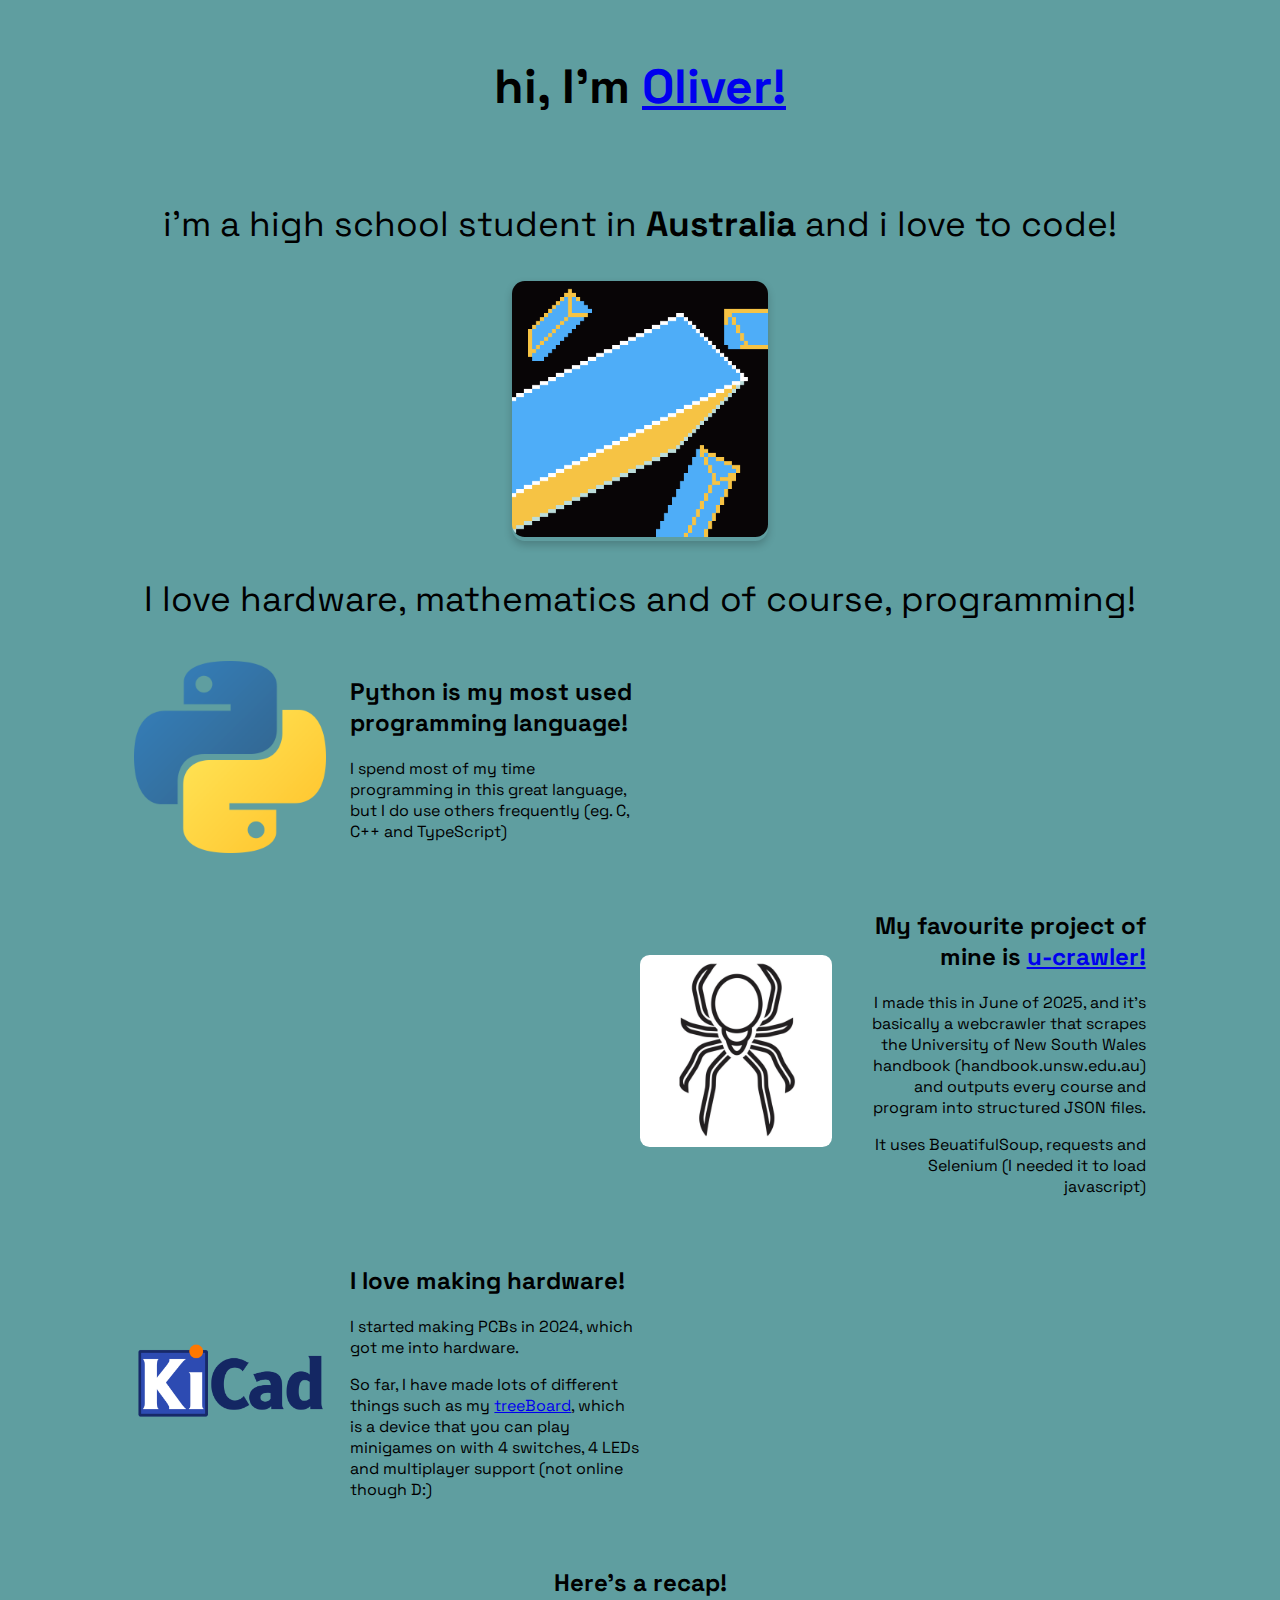
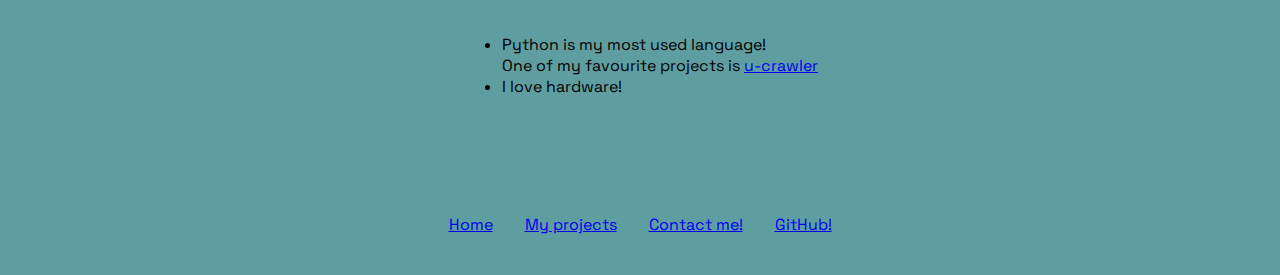
<file: index.html>
<!DOCTYPE html>
<html lang="en">
<head>
    <meta charset="UTF-8">
    <link rel="stylesheet" type= "text/css" href="style.css">
    <meta name="viewport" content="width=device-width, initial-scale=1.0">
    <link rel="icon" type="image/png" sizes="32x32" href="favicon-32x32.png">
    <link rel="icon" type="image/png" sizes="16x16" href="favicon-16x16.png">
    <title>obob's website</title>
</head>
<body>
    <h1>hi, I'm <a class="bold" href="https://github.com/DaBlower">Oliver!</a></h1>
    <p class="info">i'm a high school student in <span class="bold">Australia</span> and i love to code!</p>
    <button>
        <img class="pfp" src="pfp.png" alt="My profile picture!">
    </button>
    <p class="info">I love hardware, mathematics and of course, programming!</p>

    <div class="facts-left">
        <img class="fact-image" src="python.png" alt="The python language logo">
        <div>
            <h2>Python is my most used programming language!</h2>
            <p>I spend most of my time programming in this great language, but I do use others frequently (eg. C, C++ and TypeScript)</p>
        </div>
    </div>

    <div class="facts-right">
        <img class="fact-image" src="u-crawler.png" alt="u-cralwer's logo">
        <div>
            <h2>My favourite project of mine is <a href="https://github.com/DaBlower/u-cralwer">u-crawler!</a></h2>
            <p>I made this in June of 2025, and it's basically a webcrawler that scrapes the University of New South Wales handbook (handbook.unsw.edu.au) and outputs every course and program into structured JSON files.</p>
            <p>It uses BeuatifulSoup, requests and Selenium (I needed it to load javascript)</p>
        </div>
    </div>

    <div class="facts-left">
        <img src="kicad.png" alt="The kicad logo" class="fact-image">
        <div>
            <h2>I love making hardware!</h2>
            <p>I started making PCBs in 2024, which got me into hardware.</p>
            <p>So far, I have made lots of different things such as my <a href="https://DaBlower/treeBoard">treeBoard</a>, which is a device that you can play minigames on with 4 switches, 4 LEDs and multiplayer support (not online though D:)</p>
        </div>
    </div>

    <h2>Here's a recap!</h2>
    <ul>
        <li>Python is my most used language!</li>
        <l1>One of my favourite projects is <a href="https://github.com/DaBlower/u-cralwer">u-crawler</a></l1>
        <li>I love hardware!</li>
    </ul>

    <br>

    <footer>
        <a href="#">
            <p>Home</p>
        </a>
        <a href="projects.html">
            <p>My projects</p>
        </a>
        <a href="contact.html">
            <p>Contact me!</p>
        </a>
        <a href="https://github.com/DaBlower/swebsite">
            <p>GitHub!</p>
        </a>
    </footer>
</body>
</html>
</file>
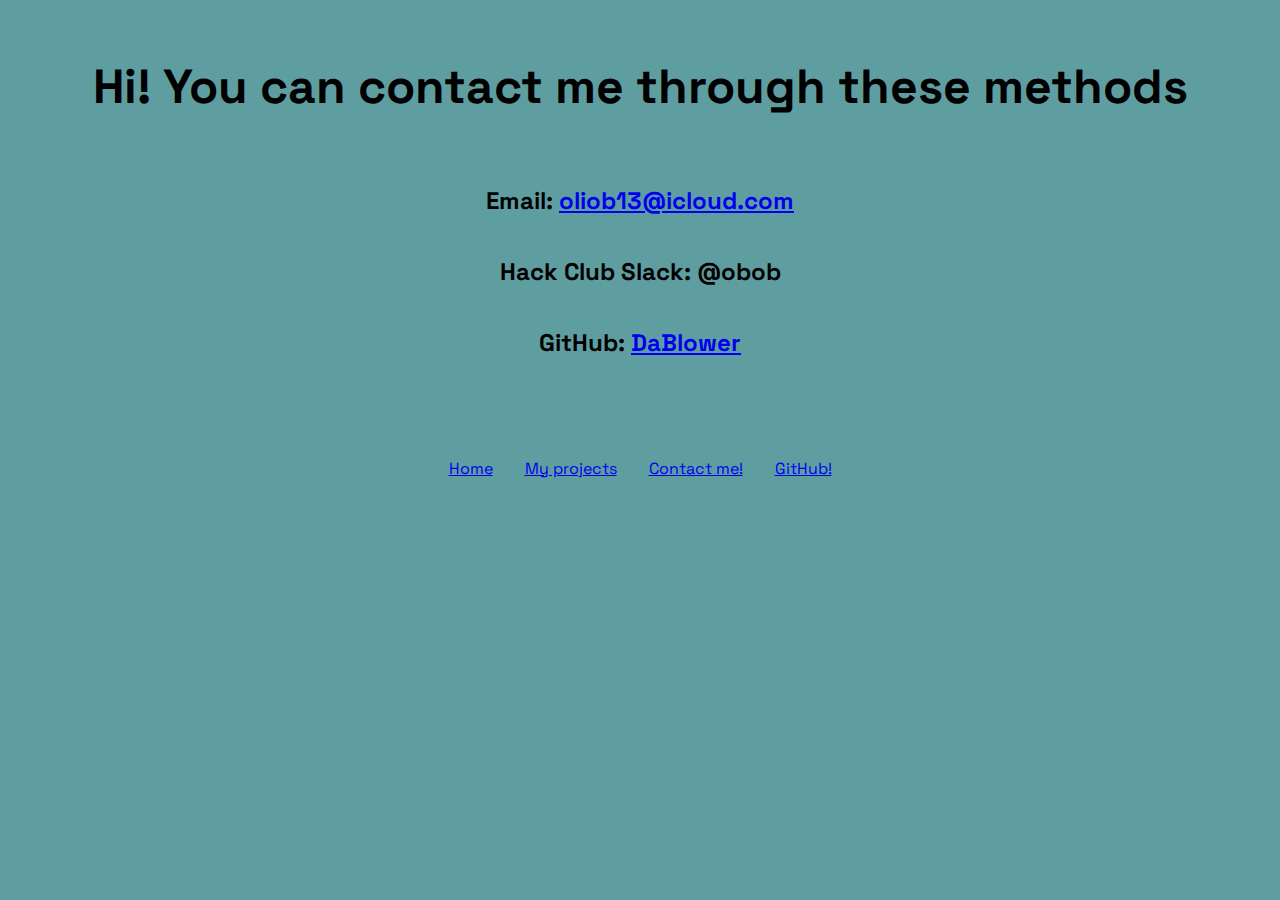
<file: contact.html>
<!DOCTYPE html>
<html lang="en">
<head>
    <meta charset="UTF-8">
    <meta name="viewport" content="width=device-width, initial-scale=1.0">
    <link rel="icon" type="image/png" sizes="32x32" href="favicon-32x32.png">
    <link rel="icon" type="image/png" sizes="16x16" href="favicon-16x16.png">
    <link rel="stylesheet" href="style.css" type="text/css">
    <title>Contact me!</title>
</head>
<body>
    <h1>Hi! You can contact me through these methods</h1>
    
    <h2>Email: <a href="mailto:oliob13@icloud.com">oliob13@icloud.com</a></h2>
    <h2>Hack Club Slack: <code>@obob</code></h2>
    <h2>GitHub: <a href="http://github.com/DaBlower">DaBlower</a></h2>

    <footer>
        <a href="index.html">
            <p>Home</p>
        </a>
        <a href="projects.html">
            <p>My projects</p>
        </a>
        <a href="#">
            <p>Contact me!</p>
        </a>
        <a href="https://github.com/DaBlower/swebsite">
            <p>GitHub!</p>
        </a>
    </footer>
</body>
</html>
</file>
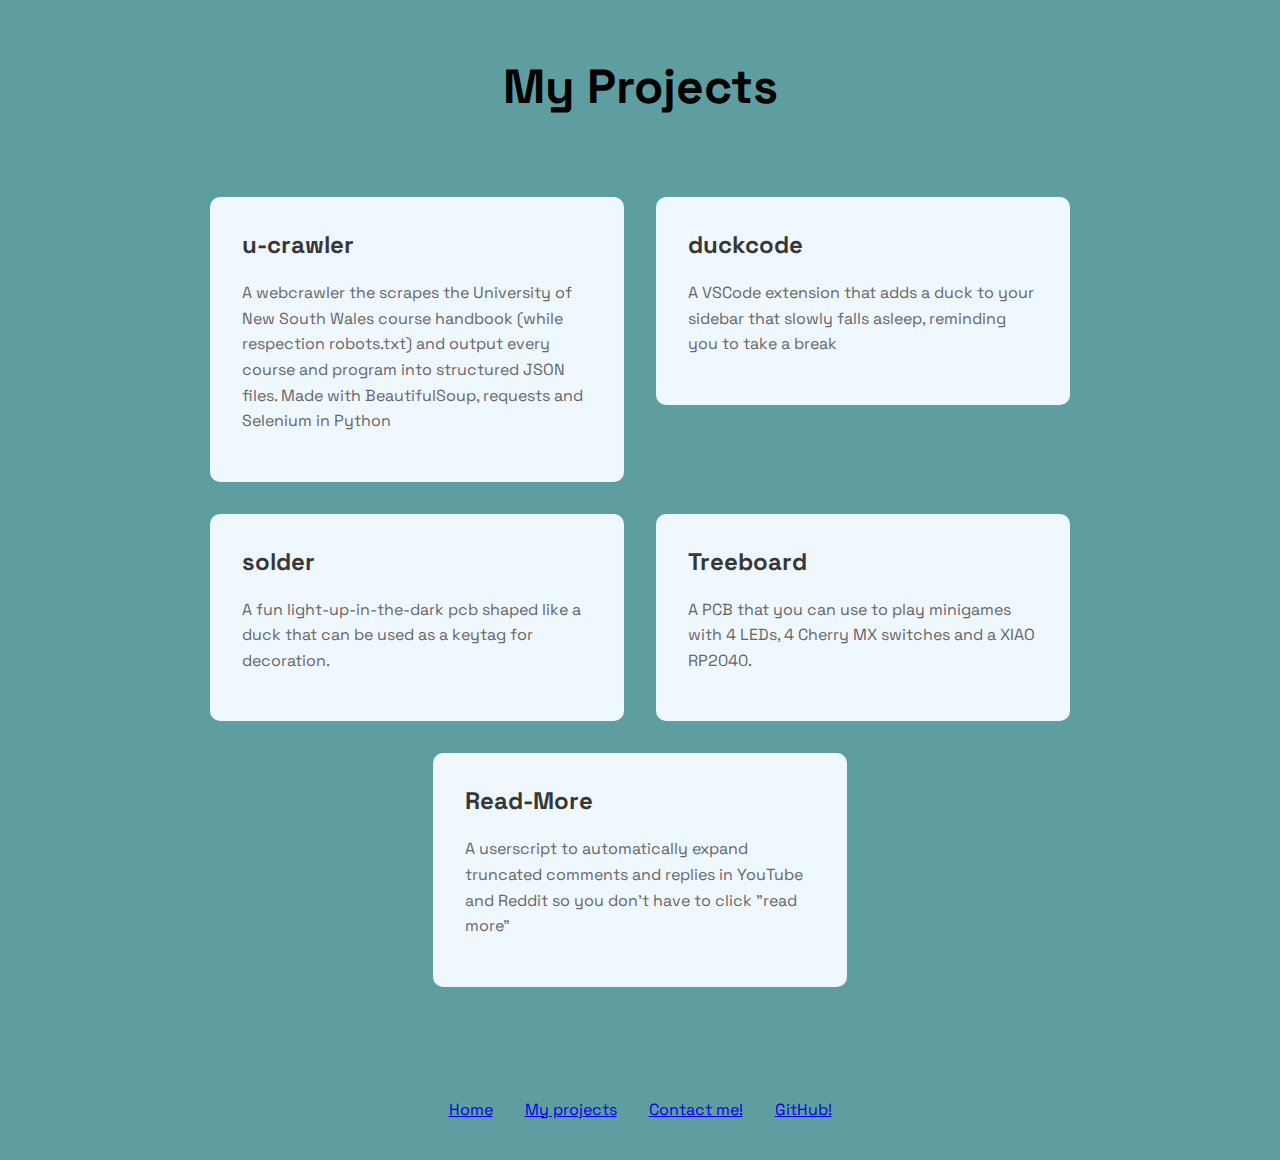
<file: projects.html>
<!DOCTYPE html>
<html lang="en">
<head>
    <meta charset="UTF-8">
    <link rel="stylesheet" type="text/css" href="style.css">
    <meta name="viewport" content="width=device-width, initial-scale=1.0">
    <link rel="icon" type="image/png" sizes="32x32" href="favicon-32x32.png">
    <link rel="icon" type="image/png" sizes="16x16" href="favicon-16x16.png">
    <title>My projects</title>
</head>
<body>
    <h1>My Projects</h1>

    <div class="projects-container">
        <a class="project-link" href="https://github.com/DaBlower/u-crawler">
            <div class="project-card">
                <h2>u-crawler</h2>
                <p>A webcrawler the scrapes the University of New South Wales course handbook (while respection robots.txt) and output every course and program into structured JSON files. Made with BeautifulSoup, requests and Selenium in Python</p>
            </div>
        </a>
        <a class="project-link" href="https://github.com/DaBlower/duckcode">
            <div class="project-card">
                    <h2>duckcode</h2>
                    <p>A VSCode extension that adds a duck to your sidebar that slowly falls asleep, reminding you to take a break</p>
            </div>
        </a>
        <a class="project-link" href="https://github.com/DaBlower/solder">
            <div class="project-card">
                <h2>solder</h2>
                <p>A fun light-up-in-the-dark pcb shaped like a duck that can be used as a keytag for decoration.</p>
            </div>
        </a>
        <a class="project-link" href="https://github.com/DaBlower/treeboard">
            <div class="project-card">
                <h2>Treeboard</h2>
                <p>A PCB that you can use to play minigames with 4 LEDs, 4 Cherry MX switches and a XIAO RP2040.</p>
            </div>
        </a>
        <a class="project-link" href="https://github.com/DaBlower/Read-More">
            <div class="project-card">
                <h2>Read-More</h2>
                <p>A userscript to automatically expand truncated comments and replies in YouTube and Reddit so you don't have to click "read more"</p>
            </div>
        </a>
    </div>

    <footer>
        <a href="index.html">
            <p>Home</p>
        </a>
        <a href="#">
            <p>My projects</p>
        </a>
        <a href="contact.html">
            <p>Contact me!</p>
        </a>
        <a href="https://github.com/DaBlower/swebsite">
            <p>GitHub!</p>
        </a>
    </footer>
</body>
</html>
</file>
<file: style.css>
@import url('https://fonts.googleapis.com/css2?family=Space+Grotesk:wght@300..700&display=swap');

* {
    font-family: 'Space Grotesk', sans-serif;
}

body {
    background-color: cadetblue;
    display: flex;
    justify-content: center;
    align-items: center;
    flex-direction: column;
}

h1 {
    font-size: 3rem;
    padding: 1rem;
}

.pfp {
    width: 20vw;
    border-radius: 5%;
}

.info {
    font-size: 2.2rem;
}

.fact-image {
    width: 15vw;
    border-radius: 5%;
}

.homePrompt {
    font-size: 1.6rem;
}

.goHome {
    font-size: 2rem;
}

.bold {
    font-weight: bold;
}

.facts-left {
    display: flex;
    align-items: center;
    gap: 1.5rem;
    text-align: left;
    margin-left: 10%;
    margin-right: 50%;
    margin-bottom: 2rem;
}

.facts-right {
    display: flex;
    align-items: center;
    gap: 1.5rem;
    text-align: right;
    margin-left: 50%;
    margin-right: 10%;
    margin-bottom: 2rem;
}

.projects-container {
    display: flex;
    flex-wrap: wrap; /* allows project cards to go to multiple lines*/
    gap: 2rem;
    justify-content: center;
    padding: 2rem;
    max-width: 1200px;
    margin: 0 auto;
}

.project-card {
    background-color: aliceblue;
    border-radius: 10px;
    padding: 2rem;
    max-width: 350px;
    transition: transform 0.2s ease, box-shadow 0.2s ease;
}

.project-card:hover {
    transform: translateY(-5px); /* move it down */
}

.project-card:active {
    transform: scale(0.95);
}

.project-card h2 {
    margin-top: 0;
    color: #373737;
    font-size: 1.5rem;
}

.project-card p {
    color: #666;
    line-height: 1.6;
    margin: 1rem 0;
}

footer{
    display: flex;
    justify-content: center;
    gap: 2rem;
    padding: 1rem;
    padding-top: 4rem;
}

.project-link{
    color: inherit;
    text-decoration: none;
    background: none;
    border: none;
    outline: none;
}

button {
    width: 20vw;
    border-radius: 5%;
    box-shadow: 0 4px 8px rgba(0,0,0,0.2);
    border: none;
    background: none;
    padding: 0;
    margin: 0;
    cursor: pointer;
    transition: transform 0.1s ease-in; /* makes transitions smooth*/
}

button:active{
    transform: scale(0.95);
}

button:focus {
    outline: none;
}
</file>
